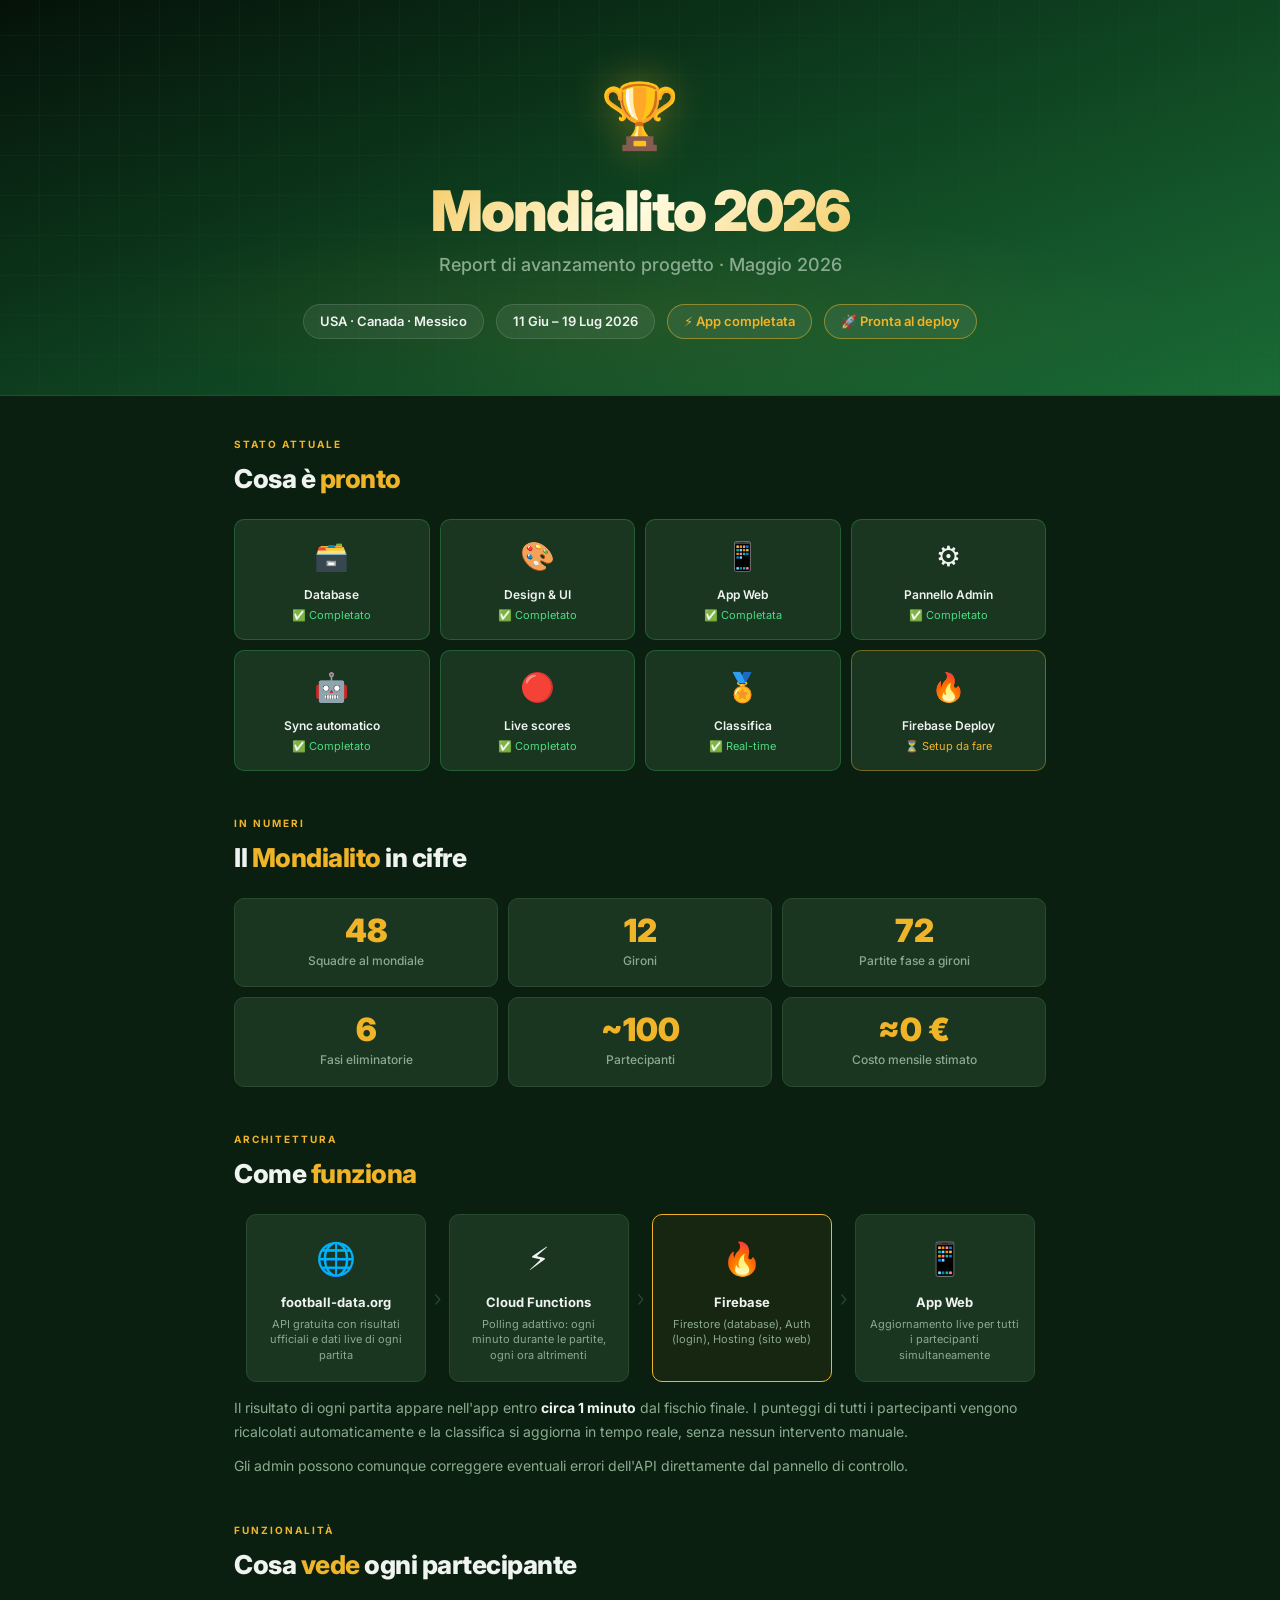
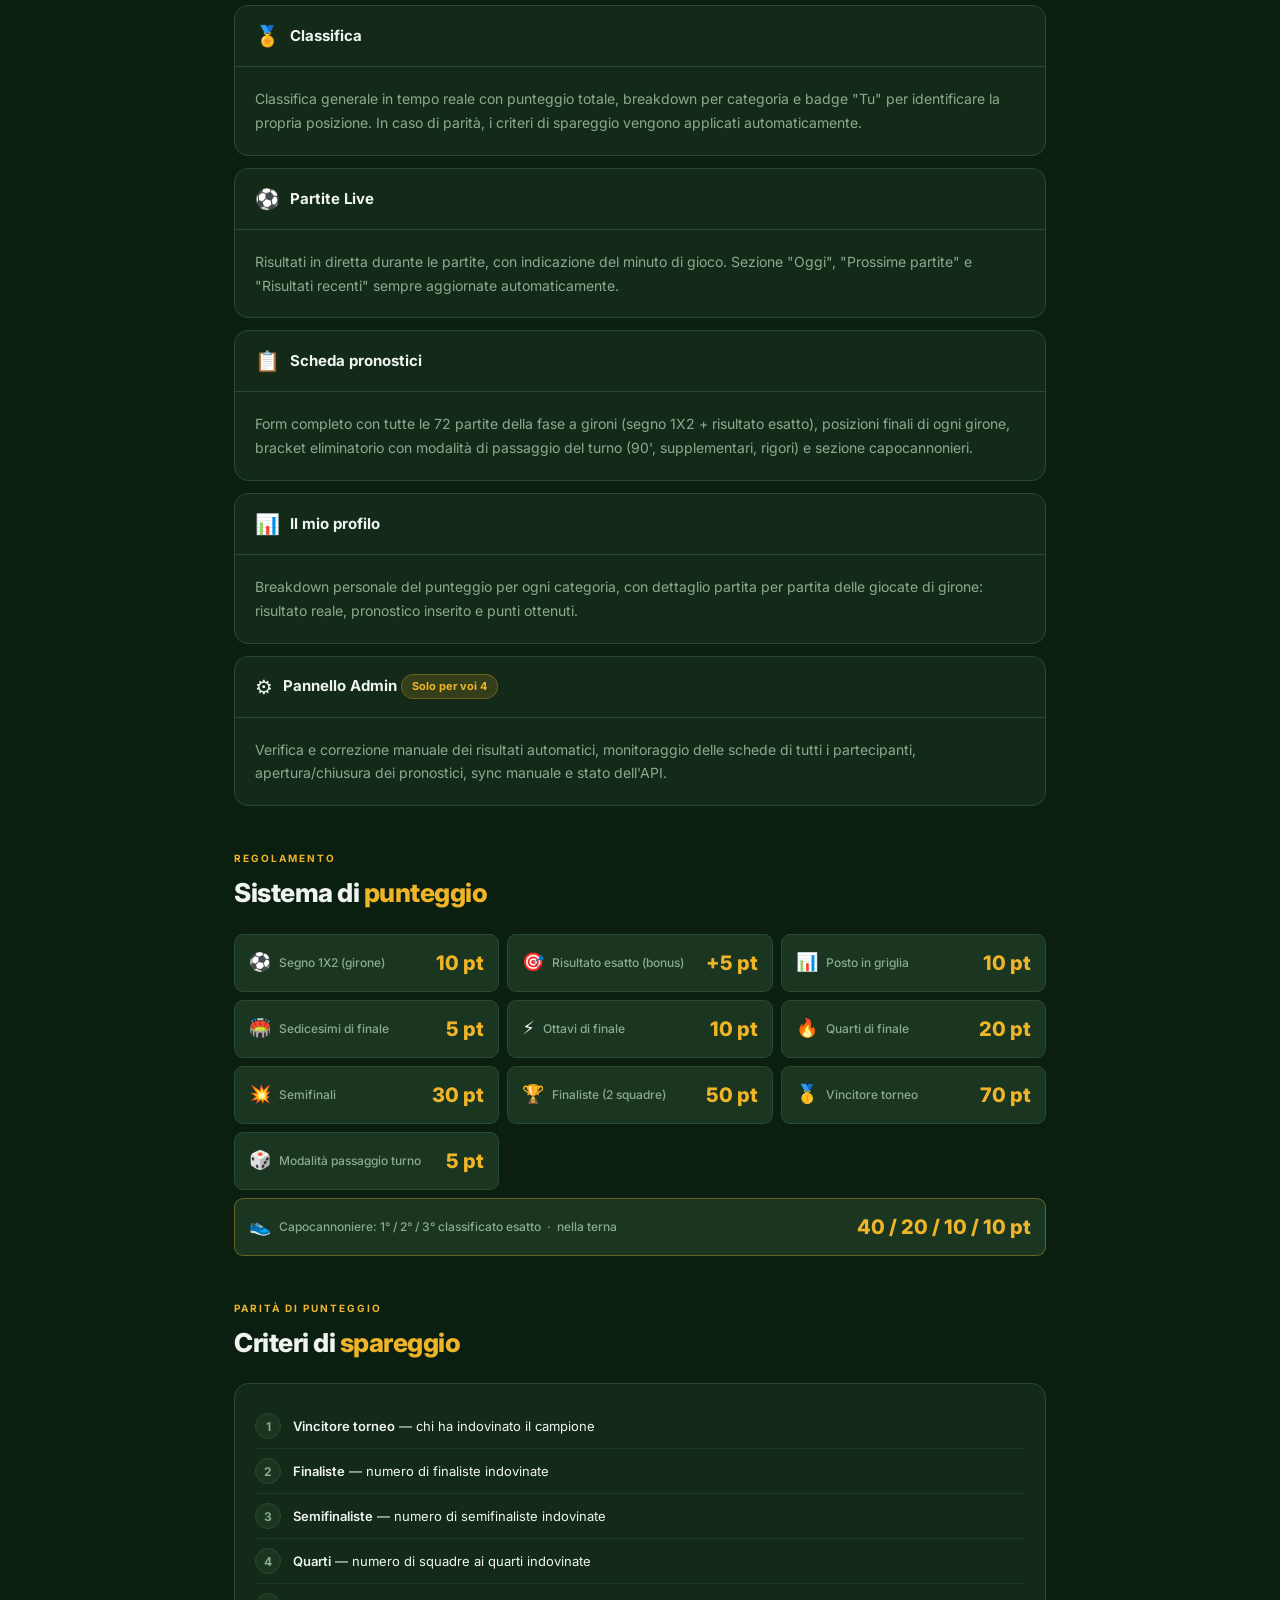
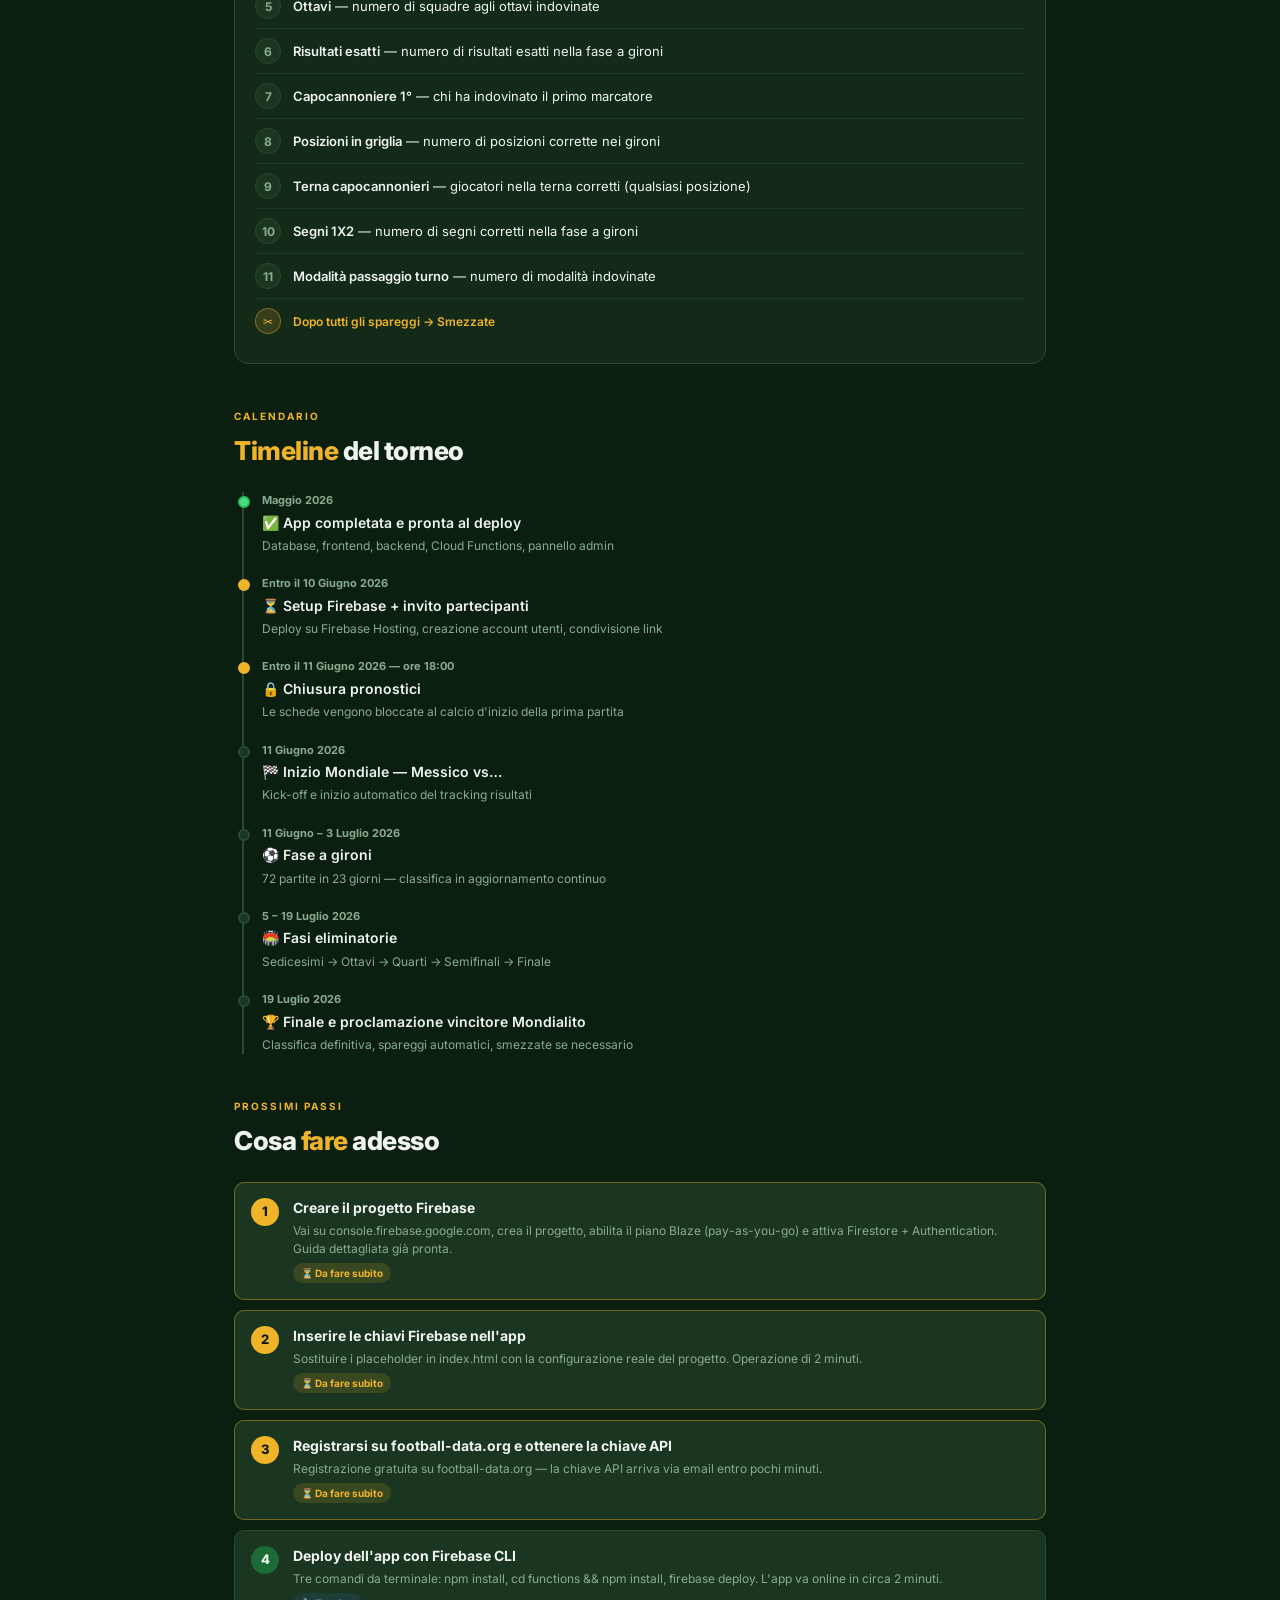
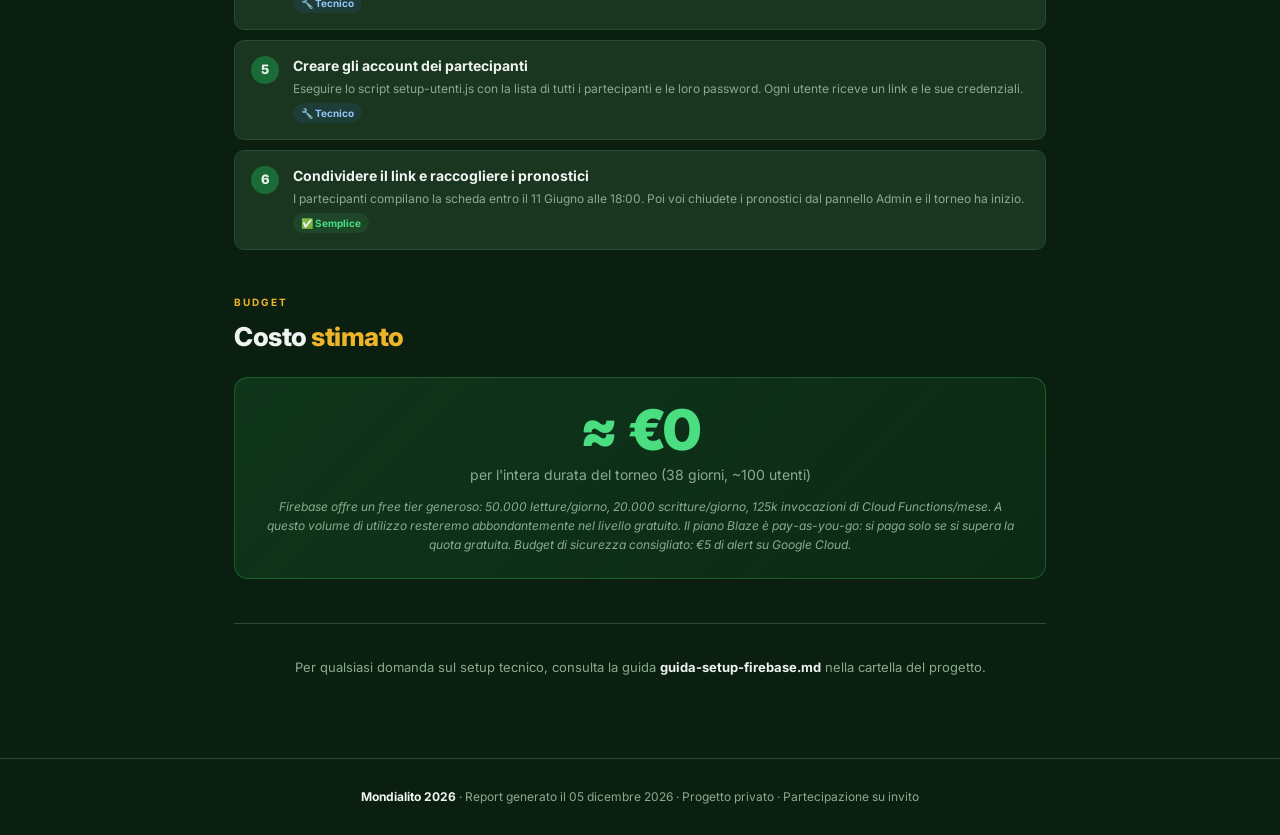
<file: report-mondialito-2026.html>
<!DOCTYPE html>
<html lang="it">
<head>
  <meta charset="UTF-8">
  <meta name="viewport" content="width=device-width, initial-scale=1.0">
  <title>Mondialito 2026 — Report Progetto</title>
  <link href="https://fonts.googleapis.com/css2?family=Inter:wght@400;500;600;700;800;900&display=swap" rel="stylesheet">
  <style>
    *, *::before, *::after { box-sizing: border-box; margin: 0; padding: 0; }

    :root {
      --verde:       #1a6b35;
      --verde-dark:  #0d3d1e;
      --verde-light: #2a8a47;
      --oro:         #f0b429;
      --oro-pale:    #fff8e7;
      --bg:          #0a1f10;
      --card:        #132a18;
      --card2:       #1a3520;
      --border:      #2a4a30;
      --text:        #f0f4f1;
      --muted:       #8aab8f;
      --rosso:       #e53e3e;
      --blu:         #3b82f6;
      --radius:      14px;
    }

    body {
      font-family: 'Inter', system-ui, sans-serif;
      background: var(--bg);
      color: var(--text);
      line-height: 1.6;
      min-height: 100vh;
    }

    /* ── COPERTINA ── */
    .cover {
      background: linear-gradient(160deg, #051209 0%, #0d3d1e 45%, #1a6b35 100%);
      padding: 64px 40px 56px;
      text-align: center;
      border-bottom: 1px solid var(--border);
      position: relative;
      overflow: hidden;
    }
    .cover::before {
      content: '';
      position: absolute;
      inset: 0;
      background:
        radial-gradient(ellipse 60% 40% at 50% 80%, rgba(240,180,41,.08) 0%, transparent 70%),
        repeating-linear-gradient(0deg, transparent, transparent 39px, rgba(42,74,48,.3) 40px),
        repeating-linear-gradient(90deg, transparent, transparent 39px, rgba(42,74,48,.3) 40px);
      pointer-events: none;
    }
    .cover-content { position: relative; z-index: 1; max-width: 700px; margin: 0 auto; }
    .cover-trophy  { font-size: 64px; display: block; margin-bottom: 16px; filter: drop-shadow(0 0 20px rgba(240,180,41,.4)); }
    .cover-title   {
      font-size: clamp(36px, 6vw, 56px);
      font-weight: 900;
      letter-spacing: -2px;
      background: linear-gradient(135deg, #f0b429 0%, #fffbe0 50%, #f0b429 100%);
      -webkit-background-clip: text; -webkit-text-fill-color: transparent;
      background-clip: text;
      line-height: 1.05;
      margin-bottom: 10px;
    }
    .cover-sub  { font-size: 18px; color: var(--muted); margin-bottom: 24px; font-weight: 500; }
    .cover-meta { display: flex; justify-content: center; gap: 12px; flex-wrap: wrap; }
    .cover-pill {
      background: rgba(255,255,255,.07); border: 1px solid rgba(255,255,255,.12);
      border-radius: 20px; padding: 6px 16px; font-size: 13px; font-weight: 600;
      color: var(--text);
    }
    .cover-pill.gold { border-color: rgba(240,180,41,.5); color: var(--oro); }

    /* ── LAYOUT ── */
    .page { max-width: 860px; margin: 0 auto; padding: 40px 24px 80px; }

    /* ── SEZIONE ── */
    .section { margin-bottom: 44px; }
    .section-label {
      font-size: 10px; font-weight: 700; letter-spacing: 2px; text-transform: uppercase;
      color: var(--oro); margin-bottom: 6px;
    }
    .section-title { font-size: 26px; font-weight: 800; letter-spacing: -0.5px; margin-bottom: 20px; }
    .section-title span { color: var(--oro); }

    /* ── CARD ── */
    .card {
      background: var(--card); border: 1px solid var(--border);
      border-radius: var(--radius); overflow: hidden;
    }
    .card + .card { margin-top: 12px; }
    .card-header {
      padding: 14px 20px; border-bottom: 1px solid var(--border);
      display: flex; align-items: center; gap: 10px;
    }
    .card-icon  { font-size: 20px; }
    .card-title { font-size: 15px; font-weight: 700; }
    .card-body  { padding: 20px; }

    /* ── STATUS ── */
    .status-grid { display: grid; grid-template-columns: repeat(2, 1fr); gap: 10px; }
    @media (min-width: 600px) { .status-grid { grid-template-columns: repeat(4, 1fr); } }
    .status-item {
      background: var(--card2); border: 1px solid var(--border);
      border-radius: 10px; padding: 14px; text-align: center;
    }
    .status-item.done  { border-color: rgba(42,138,71,.5); }
    .status-item.ready { border-color: rgba(240,180,41,.4); }
    .status-icon  { font-size: 28px; margin-bottom: 6px; }
    .status-label { font-size: 12px; font-weight: 600; color: var(--text); margin-bottom: 3px; }
    .status-state { font-size: 11px; color: var(--muted); }
    .status-state.ok  { color: #4ade80; }
    .status-state.wip { color: var(--oro); }

    /* ── NUMERI CHIAVE ── */
    .numeri-grid { display: grid; grid-template-columns: repeat(2, 1fr); gap: 10px; }
    @media (min-width: 500px) { .numeri-grid { grid-template-columns: repeat(3, 1fr); } }
    .numero-item {
      background: var(--card2); border: 1px solid var(--border);
      border-radius: 10px; padding: 16px 14px; text-align: center;
    }
    .numero-val   { font-size: 32px; font-weight: 900; color: var(--oro); line-height: 1; margin-bottom: 4px; }
    .numero-label { font-size: 12px; color: var(--muted); font-weight: 500; }

    /* ── ARCHITETTURA ── */
    .arch-flow {
      display: flex; align-items: stretch; justify-content: center;
      gap: 0; flex-wrap: wrap;
    }
    .arch-node {
      flex: 1; min-width: 130px; max-width: 180px;
      background: var(--card2); border: 1px solid var(--border);
      border-radius: 10px; padding: 18px 14px; text-align: center;
      position: relative;
    }
    .arch-node.highlight { border-color: var(--oro); background: rgba(240,180,41,.05); }
    .arch-node-icon  { font-size: 32px; margin-bottom: 8px; display: block; }
    .arch-node-title { font-size: 13px; font-weight: 700; margin-bottom: 4px; }
    .arch-node-desc  { font-size: 11px; color: var(--muted); line-height: 1.4; }
    .arch-arrow {
      display: flex; align-items: center; padding: 0 8px;
      color: var(--border); font-size: 22px; font-weight: 300;
      flex-shrink: 0;
    }
    @media (max-width: 500px) {
      .arch-flow { flex-direction: column; align-items: stretch; }
      .arch-arrow { transform: rotate(90deg); align-self: center; padding: 4px 0; }
      .arch-node { max-width: none; }
    }

    /* ── PUNTEGGI ── */
    .punteggi-grid { display: grid; grid-template-columns: repeat(2, 1fr); gap: 8px; }
    @media (min-width: 600px) { .punteggi-grid { grid-template-columns: repeat(3, 1fr); } }
    .punteggio-item {
      background: var(--card2); border: 1px solid var(--border);
      border-radius: 9px; padding: 12px 14px;
      display: flex; align-items: center; justify-content: space-between; gap: 8px;
    }
    .punteggio-item.featured {
      border-color: rgba(240,180,41,.35);
      grid-column: 1 / -1;
    }
    .punteggio-left { display: flex; align-items: center; gap: 8px; }
    .punteggio-emoji { font-size: 18px; flex-shrink: 0; }
    .punteggio-label { font-size: 12px; color: var(--muted); font-weight: 500; }
    .punteggio-pt    { font-size: 20px; font-weight: 800; color: var(--oro); white-space: nowrap; }

    /* ── SPAREGGIO ── */
    .spareggio-list { counter-reset: spareggio; }
    .spareggio-item {
      display: flex; align-items: center; gap: 12px;
      padding: 9px 0; border-bottom: 1px solid rgba(42,74,48,.5);
      counter-increment: spareggio;
    }
    .spareggio-item:last-child { border-bottom: none; }
    .spareggio-num {
      width: 26px; height: 26px; border-radius: 50%;
      background: var(--card2); border: 1px solid var(--border);
      font-size: 12px; font-weight: 700; color: var(--muted);
      display: flex; align-items: center; justify-content: center;
      flex-shrink: 0;
    }
    .spareggio-text { font-size: 13px; }
    .spareggio-text strong { color: var(--text); font-weight: 600; }
    .spareggio-last { font-size: 12px; color: var(--oro); font-weight: 600; }

    /* ── TIMELINE ── */
    .timeline { position: relative; padding-left: 28px; }
    .timeline::before {
      content: ''; position: absolute; left: 8px; top: 0; bottom: 0;
      width: 2px; background: var(--border);
    }
    .timeline-item { position: relative; margin-bottom: 20px; }
    .timeline-item::before {
      content: ''; position: absolute; left: -24px; top: 4px;
      width: 12px; height: 12px; border-radius: 50%;
      background: var(--verde); border: 2px solid var(--verde-light);
    }
    .timeline-item.done::before  { background: #4ade80; border-color: #22c55e; }
    .timeline-item.next::before  { background: var(--oro); border-color: #f0b429; }
    .timeline-item.future::before { background: var(--card2); border-color: var(--border); }
    .timeline-date  { font-size: 11px; font-weight: 700; color: var(--muted); margin-bottom: 2px; }
    .timeline-event { font-size: 14px; font-weight: 600; }
    .timeline-desc  { font-size: 12px; color: var(--muted); margin-top: 2px; }

    /* ── PROSSIMI PASSI ── */
    .passi-list { display: flex; flex-direction: column; gap: 10px; }
    .passo-item {
      display: flex; align-items: flex-start; gap: 14px;
      background: var(--card2); border: 1px solid var(--border);
      border-radius: 10px; padding: 14px 16px;
    }
    .passo-item.urgent { border-color: rgba(240,180,41,.4); }
    .passo-num {
      width: 28px; height: 28px; border-radius: 50%;
      background: var(--verde); font-size: 13px; font-weight: 800;
      display: flex; align-items: center; justify-content: center;
      flex-shrink: 0; margin-top: 1px;
    }
    .passo-num.gold { background: var(--oro); color: #0d1b12; }
    .passo-title { font-size: 14px; font-weight: 700; margin-bottom: 3px; }
    .passo-desc  { font-size: 12px; color: var(--muted); line-height: 1.5; }
    .passo-tag   {
      display: inline-block; font-size: 10px; font-weight: 700;
      padding: 2px 8px; border-radius: 10px; margin-top: 5px;
    }
    .tag-urgente  { background: rgba(240,180,41,.15); color: var(--oro); }
    .tag-tecnico  { background: rgba(59,130,246,.1); color: #93c5fd; }
    .tag-ok       { background: rgba(74,222,128,.1); color: #4ade80; }

    /* ── COSTO ── */
    .costo-highlight {
      background: linear-gradient(135deg, rgba(26,107,53,.3), rgba(42,138,71,.1));
      border: 1px solid rgba(42,138,71,.5);
      border-radius: var(--radius); padding: 24px;
      text-align: center;
    }
    .costo-val  { font-size: 56px; font-weight: 900; color: #4ade80; line-height: 1; }
    .costo-sub  { font-size: 14px; color: var(--muted); margin-top: 6px; }
    .costo-note { font-size: 12px; color: var(--muted); margin-top: 10px; font-style: italic; }

    /* ── FOOTER ── */
    .footer {
      border-top: 1px solid var(--border);
      padding: 28px 24px;
      text-align: center;
      font-size: 12px; color: var(--muted);
    }
    .footer strong { color: var(--text); }

    /* ── BADGE STATO ── */
    .badge {
      display: inline-block; font-size: 11px; font-weight: 700;
      padding: 3px 10px; border-radius: 20px; vertical-align: middle;
    }
    .badge-verde  { background: rgba(42,138,71,.2); color: #4ade80; border: 1px solid rgba(42,138,71,.4); }
    .badge-oro    { background: rgba(240,180,41,.15); color: var(--oro); border: 1px solid rgba(240,180,41,.3); }
    .badge-rosso  { background: rgba(229,62,62,.1); color: #fc8181; border: 1px solid rgba(229,62,62,.3); }

    /* ── DIVIDER ── */
    hr { border: none; border-top: 1px solid var(--border); margin: 32px 0; }

    p { font-size: 14px; color: var(--muted); line-height: 1.7; }
    p + p { margin-top: 10px; }

    @media print {
      body { background: #fff; color: #111; }
      .cover { background: #0d3d1e; }
      .card  { break-inside: avoid; }
    }
  </style>
</head>
<body>

<!-- COPERTINA -->
<div class="cover">
  <div class="cover-content">
    <span class="cover-trophy">🏆</span>
    <div class="cover-title">Mondialito 2026</div>
    <div class="cover-sub">Report di avanzamento progetto · Maggio 2026</div>
    <div class="cover-meta">
      <span class="cover-pill">USA · Canada · Messico</span>
      <span class="cover-pill">11 Giu – 19 Lug 2026</span>
      <span class="cover-pill gold">⚡ App completata</span>
      <span class="cover-pill gold">🚀 Pronta al deploy</span>
    </div>
  </div>
</div>

<div class="page">

  <!-- STATO PROGETTO -->
  <div class="section">
    <div class="section-label">Stato attuale</div>
    <div class="section-title">Cosa è <span>pronto</span></div>
    <div class="status-grid">
      <div class="status-item done">
        <div class="status-icon">🗃️</div>
        <div class="status-label">Database</div>
        <div class="status-state ok">✅ Completato</div>
      </div>
      <div class="status-item done">
        <div class="status-icon">🎨</div>
        <div class="status-label">Design &amp; UI</div>
        <div class="status-state ok">✅ Completato</div>
      </div>
      <div class="status-item done">
        <div class="status-icon">📱</div>
        <div class="status-label">App Web</div>
        <div class="status-state ok">✅ Completata</div>
      </div>
      <div class="status-item done">
        <div class="status-icon">⚙️</div>
        <div class="status-label">Pannello Admin</div>
        <div class="status-state ok">✅ Completato</div>
      </div>
      <div class="status-item done">
        <div class="status-icon">🤖</div>
        <div class="status-label">Sync automatico</div>
        <div class="status-state ok">✅ Completato</div>
      </div>
      <div class="status-item done">
        <div class="status-icon">🔴</div>
        <div class="status-label">Live scores</div>
        <div class="status-state ok">✅ Completato</div>
      </div>
      <div class="status-item done">
        <div class="status-icon">🏅</div>
        <div class="status-label">Classifica</div>
        <div class="status-state ok">✅ Real-time</div>
      </div>
      <div class="status-item ready">
        <div class="status-icon">🔥</div>
        <div class="status-label">Firebase Deploy</div>
        <div class="status-state wip">⏳ Setup da fare</div>
      </div>
    </div>
  </div>

  <!-- NUMERI CHIAVE -->
  <div class="section">
    <div class="section-label">In numeri</div>
    <div class="section-title">Il <span>Mondialito</span> in cifre</div>
    <div class="numeri-grid">
      <div class="numero-item">
        <div class="numero-val">48</div>
        <div class="numero-label">Squadre al mondiale</div>
      </div>
      <div class="numero-item">
        <div class="numero-val">12</div>
        <div class="numero-label">Gironi</div>
      </div>
      <div class="numero-item">
        <div class="numero-val">72</div>
        <div class="numero-label">Partite fase a gironi</div>
      </div>
      <div class="numero-item">
        <div class="numero-val">6</div>
        <div class="numero-label">Fasi eliminatorie</div>
      </div>
      <div class="numero-item">
        <div class="numero-val">~100</div>
        <div class="numero-label">Partecipanti</div>
      </div>
      <div class="numero-item">
        <div class="numero-val">≈0 €</div>
        <div class="numero-label">Costo mensile stimato</div>
      </div>
    </div>
  </div>

  <!-- COME FUNZIONA -->
  <div class="section">
    <div class="section-label">Architettura</div>
    <div class="section-title">Come <span>funziona</span></div>
    <div class="arch-flow">
      <div class="arch-node">
        <span class="arch-node-icon">🌐</span>
        <div class="arch-node-title">football-data.org</div>
        <div class="arch-node-desc">API gratuita con risultati ufficiali e dati live di ogni partita</div>
      </div>
      <div class="arch-arrow">›</div>
      <div class="arch-node">
        <span class="arch-node-icon">⚡</span>
        <div class="arch-node-title">Cloud Functions</div>
        <div class="arch-node-desc">Polling adattivo: ogni minuto durante le partite, ogni ora altrimenti</div>
      </div>
      <div class="arch-arrow">›</div>
      <div class="arch-node highlight">
        <span class="arch-node-icon">🔥</span>
        <div class="arch-node-title">Firebase</div>
        <div class="arch-node-desc">Firestore (database), Auth (login), Hosting (sito web)</div>
      </div>
      <div class="arch-arrow">›</div>
      <div class="arch-node">
        <span class="arch-node-icon">📱</span>
        <div class="arch-node-title">App Web</div>
        <div class="arch-node-desc">Aggiornamento live per tutti i partecipanti simultaneamente</div>
      </div>
    </div>

    <div style="margin-top:14px">
      <p>Il risultato di ogni partita appare nell'app entro <strong style="color:var(--text)">circa 1 minuto</strong> dal fischio finale. I punteggi di tutti i partecipanti vengono ricalcolati automaticamente e la classifica si aggiorna in tempo reale, senza nessun intervento manuale.</p>
      <p>Gli admin possono comunque correggere eventuali errori dell'API direttamente dal pannello di controllo.</p>
    </div>
  </div>

  <!-- COSA VEDE L'UTENTE -->
  <div class="section">
    <div class="section-label">Funzionalità</div>
    <div class="section-title">Cosa <span>vede</span> ogni partecipante</div>

    <div class="card">
      <div class="card-header">
        <span class="card-icon">🏅</span>
        <span class="card-title">Classifica</span>
      </div>
      <div class="card-body">
        <p>Classifica generale in tempo reale con punteggio totale, breakdown per categoria e badge "Tu" per identificare la propria posizione. In caso di parità, i criteri di spareggio vengono applicati automaticamente.</p>
      </div>
    </div>

    <div class="card">
      <div class="card-header">
        <span class="card-icon">⚽</span>
        <span class="card-title">Partite Live</span>
      </div>
      <div class="card-body">
        <p>Risultati in diretta durante le partite, con indicazione del minuto di gioco. Sezione "Oggi", "Prossime partite" e "Risultati recenti" sempre aggiornate automaticamente.</p>
      </div>
    </div>

    <div class="card">
      <div class="card-header">
        <span class="card-icon">📋</span>
        <span class="card-title">Scheda pronostici</span>
      </div>
      <div class="card-body">
        <p>Form completo con tutte le 72 partite della fase a gironi (segno 1X2 + risultato esatto), posizioni finali di ogni girone, bracket eliminatorio con modalità di passaggio del turno (90', supplementari, rigori) e sezione capocannonieri.</p>
      </div>
    </div>

    <div class="card">
      <div class="card-header">
        <span class="card-icon">📊</span>
        <span class="card-title">Il mio profilo</span>
      </div>
      <div class="card-body">
        <p>Breakdown personale del punteggio per ogni categoria, con dettaglio partita per partita delle giocate di girone: risultato reale, pronostico inserito e punti ottenuti.</p>
      </div>
    </div>

    <div class="card">
      <div class="card-header">
        <span class="card-icon">⚙️</span>
        <span class="card-title">Pannello Admin <span class="badge badge-oro">Solo per voi 4</span></span>
      </div>
      <div class="card-body">
        <p>Verifica e correzione manuale dei risultati automatici, monitoraggio delle schede di tutti i partecipanti, apertura/chiusura dei pronostici, sync manuale e stato dell'API.</p>
      </div>
    </div>
  </div>

  <!-- SISTEMA DI PUNTEGGIO -->
  <div class="section">
    <div class="section-label">Regolamento</div>
    <div class="section-title">Sistema di <span>punteggio</span></div>
    <div class="punteggi-grid">
      <div class="punteggio-item">
        <div class="punteggio-left">
          <span class="punteggio-emoji">⚽</span>
          <span class="punteggio-label">Segno 1X2 (girone)</span>
        </div>
        <span class="punteggio-pt">10 pt</span>
      </div>
      <div class="punteggio-item">
        <div class="punteggio-left">
          <span class="punteggio-emoji">🎯</span>
          <span class="punteggio-label">Risultato esatto (bonus)</span>
        </div>
        <span class="punteggio-pt">+5 pt</span>
      </div>
      <div class="punteggio-item">
        <div class="punteggio-left">
          <span class="punteggio-emoji">📊</span>
          <span class="punteggio-label">Posto in griglia</span>
        </div>
        <span class="punteggio-pt">10 pt</span>
      </div>
      <div class="punteggio-item">
        <div class="punteggio-left">
          <span class="punteggio-emoji">🏟️</span>
          <span class="punteggio-label">Sedicesimi di finale</span>
        </div>
        <span class="punteggio-pt">5 pt</span>
      </div>
      <div class="punteggio-item">
        <div class="punteggio-left">
          <span class="punteggio-emoji">⚡</span>
          <span class="punteggio-label">Ottavi di finale</span>
        </div>
        <span class="punteggio-pt">10 pt</span>
      </div>
      <div class="punteggio-item">
        <div class="punteggio-left">
          <span class="punteggio-emoji">🔥</span>
          <span class="punteggio-label">Quarti di finale</span>
        </div>
        <span class="punteggio-pt">20 pt</span>
      </div>
      <div class="punteggio-item">
        <div class="punteggio-left">
          <span class="punteggio-emoji">💥</span>
          <span class="punteggio-label">Semifinali</span>
        </div>
        <span class="punteggio-pt">30 pt</span>
      </div>
      <div class="punteggio-item">
        <div class="punteggio-left">
          <span class="punteggio-emoji">🏆</span>
          <span class="punteggio-label">Finaliste (2 squadre)</span>
        </div>
        <span class="punteggio-pt">50 pt</span>
      </div>
      <div class="punteggio-item">
        <div class="punteggio-left">
          <span class="punteggio-emoji">🥇</span>
          <span class="punteggio-label">Vincitore torneo</span>
        </div>
        <span class="punteggio-pt">70 pt</span>
      </div>
      <div class="punteggio-item">
        <div class="punteggio-left">
          <span class="punteggio-emoji">🎲</span>
          <span class="punteggio-label">Modalità passaggio turno</span>
        </div>
        <span class="punteggio-pt">5 pt</span>
      </div>
      <div class="punteggio-item featured">
        <div class="punteggio-left">
          <span class="punteggio-emoji">👟</span>
          <span class="punteggio-label">Capocannoniere: 1° / 2° / 3° classificato esatto &nbsp;·&nbsp; nella terna</span>
        </div>
        <span class="punteggio-pt">40 / 20 / 10 / 10 pt</span>
      </div>
    </div>
  </div>

  <!-- CRITERI SPAREGGIO -->
  <div class="section">
    <div class="section-label">Parità di punteggio</div>
    <div class="section-title">Criteri di <span>spareggio</span></div>
    <div class="card">
      <div class="card-body">
        <div class="spareggio-list">
          <div class="spareggio-item">
            <div class="spareggio-num">1</div>
            <div class="spareggio-text"><strong>Vincitore torneo</strong> — chi ha indovinato il campione</div>
          </div>
          <div class="spareggio-item">
            <div class="spareggio-num">2</div>
            <div class="spareggio-text"><strong>Finaliste</strong> — numero di finaliste indovinate</div>
          </div>
          <div class="spareggio-item">
            <div class="spareggio-num">3</div>
            <div class="spareggio-text"><strong>Semifinaliste</strong> — numero di semifinaliste indovinate</div>
          </div>
          <div class="spareggio-item">
            <div class="spareggio-num">4</div>
            <div class="spareggio-text"><strong>Quarti</strong> — numero di squadre ai quarti indovinate</div>
          </div>
          <div class="spareggio-item">
            <div class="spareggio-num">5</div>
            <div class="spareggio-text"><strong>Ottavi</strong> — numero di squadre agli ottavi indovinate</div>
          </div>
          <div class="spareggio-item">
            <div class="spareggio-num">6</div>
            <div class="spareggio-text"><strong>Risultati esatti</strong> — numero di risultati esatti nella fase a gironi</div>
          </div>
          <div class="spareggio-item">
            <div class="spareggio-num">7</div>
            <div class="spareggio-text"><strong>Capocannoniere 1°</strong> — chi ha indovinato il primo marcatore</div>
          </div>
          <div class="spareggio-item">
            <div class="spareggio-num">8</div>
            <div class="spareggio-text"><strong>Posizioni in griglia</strong> — numero di posizioni corrette nei gironi</div>
          </div>
          <div class="spareggio-item">
            <div class="spareggio-num">9</div>
            <div class="spareggio-text"><strong>Terna capocannonieri</strong> — giocatori nella terna corretti (qualsiasi posizione)</div>
          </div>
          <div class="spareggio-item">
            <div class="spareggio-num">10</div>
            <div class="spareggio-text"><strong>Segni 1X2</strong> — numero di segni corretti nella fase a gironi</div>
          </div>
          <div class="spareggio-item">
            <div class="spareggio-num">11</div>
            <div class="spareggio-text"><strong>Modalità passaggio turno</strong> — numero di modalità indovinate</div>
          </div>
          <div class="spareggio-item" style="border-bottom:none">
            <div class="spareggio-num" style="background:rgba(240,180,41,.15);border-color:rgba(240,180,41,.4);color:var(--oro)">✂️</div>
            <div class="spareggio-last">Dopo tutti gli spareggi → Smezzate</div>
          </div>
        </div>
      </div>
    </div>
  </div>

  <!-- TIMELINE -->
  <div class="section">
    <div class="section-label">Calendario</div>
    <div class="section-title"><span>Timeline</span> del torneo</div>
    <div class="timeline">
      <div class="timeline-item done">
        <div class="timeline-date">Maggio 2026</div>
        <div class="timeline-event">✅ App completata e pronta al deploy</div>
        <div class="timeline-desc">Database, frontend, backend, Cloud Functions, pannello admin</div>
      </div>
      <div class="timeline-item next">
        <div class="timeline-date">Entro il 10 Giugno 2026</div>
        <div class="timeline-event">⏳ Setup Firebase + invito partecipanti</div>
        <div class="timeline-desc">Deploy su Firebase Hosting, creazione account utenti, condivisione link</div>
      </div>
      <div class="timeline-item next">
        <div class="timeline-date">Entro il 11 Giugno 2026 — ore 18:00</div>
        <div class="timeline-event">🔒 Chiusura pronostici</div>
        <div class="timeline-desc">Le schede vengono bloccate al calcio d'inizio della prima partita</div>
      </div>
      <div class="timeline-item future">
        <div class="timeline-date">11 Giugno 2026</div>
        <div class="timeline-event">🏁 Inizio Mondiale — Messico vs…</div>
        <div class="timeline-desc">Kick-off e inizio automatico del tracking risultati</div>
      </div>
      <div class="timeline-item future">
        <div class="timeline-date">11 Giugno – 3 Luglio 2026</div>
        <div class="timeline-event">⚽ Fase a gironi</div>
        <div class="timeline-desc">72 partite in 23 giorni — classifica in aggiornamento continuo</div>
      </div>
      <div class="timeline-item future">
        <div class="timeline-date">5 – 19 Luglio 2026</div>
        <div class="timeline-event">🏟️ Fasi eliminatorie</div>
        <div class="timeline-desc">Sedicesimi → Ottavi → Quarti → Semifinali → Finale</div>
      </div>
      <div class="timeline-item future">
        <div class="timeline-date">19 Luglio 2026</div>
        <div class="timeline-event">🏆 Finale e proclamazione vincitore Mondialito</div>
        <div class="timeline-desc">Classifica definitiva, spareggi automatici, smezzate se necessario</div>
      </div>
    </div>
  </div>

  <!-- PROSSIMI PASSI -->
  <div class="section">
    <div class="section-label">Prossimi passi</div>
    <div class="section-title">Cosa <span>fare</span> adesso</div>
    <div class="passi-list">
      <div class="passo-item urgent">
        <div class="passo-num gold">1</div>
        <div>
          <div class="passo-title">Creare il progetto Firebase</div>
          <div class="passo-desc">Vai su console.firebase.google.com, crea il progetto, abilita il piano Blaze (pay-as-you-go) e attiva Firestore + Authentication. Guida dettagliata già pronta.</div>
          <span class="passo-tag tag-urgente">⏳ Da fare subito</span>
        </div>
      </div>
      <div class="passo-item urgent">
        <div class="passo-num gold">2</div>
        <div>
          <div class="passo-title">Inserire le chiavi Firebase nell'app</div>
          <div class="passo-desc">Sostituire i placeholder in index.html con la configurazione reale del progetto. Operazione di 2 minuti.</div>
          <span class="passo-tag tag-urgente">⏳ Da fare subito</span>
        </div>
      </div>
      <div class="passo-item urgent">
        <div class="passo-num gold">3</div>
        <div>
          <div class="passo-title">Registrarsi su football-data.org e ottenere la chiave API</div>
          <div class="passo-desc">Registrazione gratuita su football-data.org — la chiave API arriva via email entro pochi minuti.</div>
          <span class="passo-tag tag-urgente">⏳ Da fare subito</span>
        </div>
      </div>
      <div class="passo-item">
        <div class="passo-num">4</div>
        <div>
          <div class="passo-title">Deploy dell'app con Firebase CLI</div>
          <div class="passo-desc">Tre comandi da terminale: npm install, cd functions &amp;&amp; npm install, firebase deploy. L'app va online in circa 2 minuti.</div>
          <span class="passo-tag tag-tecnico">🔧 Tecnico</span>
        </div>
      </div>
      <div class="passo-item">
        <div class="passo-num">5</div>
        <div>
          <div class="passo-title">Creare gli account dei partecipanti</div>
          <div class="passo-desc">Eseguire lo script setup-utenti.js con la lista di tutti i partecipanti e le loro password. Ogni utente riceve un link e le sue credenziali.</div>
          <span class="passo-tag tag-tecnico">🔧 Tecnico</span>
        </div>
      </div>
      <div class="passo-item">
        <div class="passo-num">6</div>
        <div>
          <div class="passo-title">Condividere il link e raccogliere i pronostici</div>
          <div class="passo-desc">I partecipanti compilano la scheda entro il 11 Giugno alle 18:00. Poi voi chiudete i pronostici dal pannello Admin e il torneo ha inizio.</div>
          <span class="passo-tag tag-ok">✅ Semplice</span>
        </div>
      </div>
    </div>
  </div>

  <!-- COSTO -->
  <div class="section">
    <div class="section-label">Budget</div>
    <div class="section-title">Costo <span>stimato</span></div>
    <div class="costo-highlight">
      <div class="costo-val">≈ €0</div>
      <div class="costo-sub">per l'intera durata del torneo (38 giorni, ~100 utenti)</div>
      <div class="costo-note">
        Firebase offre un free tier generoso: 50.000 letture/giorno, 20.000 scritture/giorno, 125k invocazioni di Cloud Functions/mese.
        A questo volume di utilizzo resteremo abbondantemente nel livello gratuito.
        Il piano Blaze è pay-as-you-go: si paga solo se si supera la quota gratuita.
        Budget di sicurezza consigliato: €5 di alert su Google Cloud.
      </div>
    </div>
  </div>

  <hr>

  <p style="text-align:center;font-size:13px;color:var(--muted)">
    Per qualsiasi domanda sul setup tecnico, consulta la guida <strong style="color:var(--text)">guida-setup-firebase.md</strong> nella cartella del progetto.
  </p>

</div>

<!-- FOOTER -->
<div class="footer">
  <strong>Mondialito 2026</strong> · Report generato il
  <script>document.write(new Date().toLocaleDateString('it-IT', {day:'2-digit',month:'long',year:'numeric'}))</script>
  · Progetto privato · Partecipazione su invito
</div>

</body>
</html>
</file>
